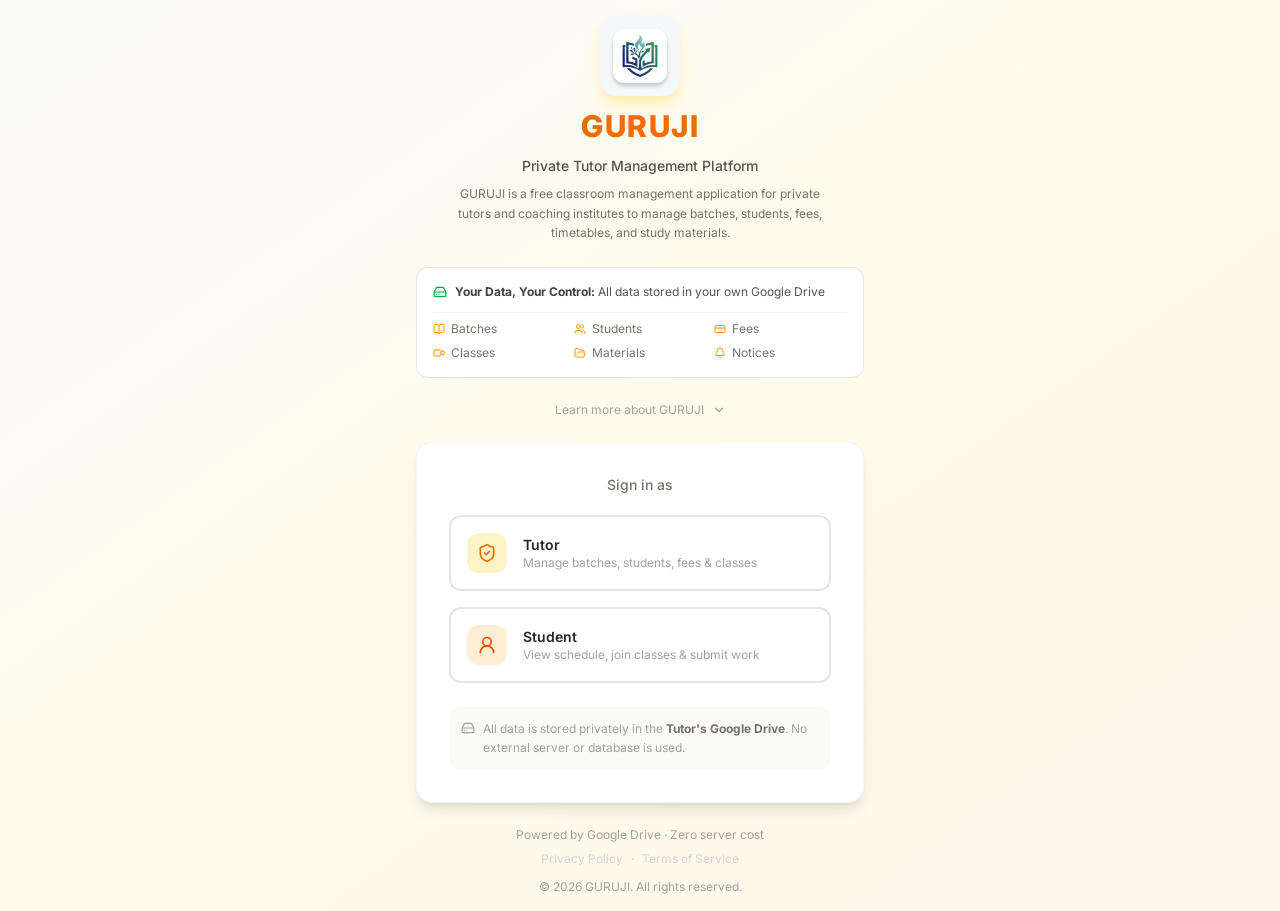
<file: index.html>
<!doctype html>
<html lang="en">
  <head>
    <meta charset="UTF-8" />
    <link rel="icon" type="image/png" sizes="32x32" href="/favicon-32.png" />
    <link rel="icon" type="image/png" sizes="64x64" href="/favicon.png" />
    <link rel="apple-touch-icon" href="/favicon.png" />
    <meta name="viewport" content="width=device-width, initial-scale=1.0" />
    <meta name="theme-color" content="#d97706" />
    
    <!-- SEO Meta Tags -->
    <meta name="description" content="GURUJI - Teach Smart. Classroom management for tutors and coaching institutes. Manage batches, students, fees, timetables, and study materials. All data stored securely in your Google Drive." />
    <meta name="keywords" content="GURUJI, tutor management, coaching management, private tuition, student management, fee tracking, online classes" />
    <meta name="author" content="GURUJI" />
    <meta name="application-name" content="GURUJI" />
    
    <!-- Open Graph / Social Media -->
    <meta property="og:title" content="GURUJI - Teach Smart" />
    <meta property="og:description" content="Classroom management application for tutors and coaching institutes. Manage batches, students, fees, and study materials securely in your own Google Drive." />
    <meta property="og:type" content="website" />
    <meta property="og:site_name" content="GURUJI" />
    
    <title>GURUJI - Teach Smart</title>

    <!-- Google Identity Services -->
    <script src="https://accounts.google.com/gsi/client" async defer></script>

    <!-- Inter font -->
    <link rel="preconnect" href="https://fonts.googleapis.com" />
    <link rel="preconnect" href="https://fonts.gstatic.com" crossorigin />
    <link href="https://fonts.googleapis.com/css2?family=Inter:wght@400;500;600;700&display=swap" rel="stylesheet" />
    <script type="module" crossorigin src="/assets/index-CiyJCg5k.js"></script>
    <link rel="stylesheet" crossorigin href="/assets/index-CyM6J8GN.css">
  </head>
  <body>
    <div id="root">
      <!-- Static content for SEO & Google OAuth verification (replaced by React when loaded) -->
      <header style="text-align:center;padding:40px 20px;">
        <h1>GURUJI</h1>
        <p><strong>Teach Smart</strong></p>
      </header>
      <main style="max-width:600px;margin:0 auto;padding:20px;text-align:center;">
        <section>
          <h2>About GURUJI</h2>
          <p><strong>GURUJI</strong> is a classroom management platform built to help coaching institutes and tutors manage batches, timetables, student fees, online classes, and study materials — all in one place.</p>
        </section>
        <section>
          <h2>Why GURUJI Uses Google Sign-In and Google Drive</h2>
          <p>Our application uses your Google account to securely authenticate users. <strong>GURUJI</strong> requests access to your Google Drive space strictly to store and manage your classroom data — batches, student lists, fees, timetables, and study materials — safely within your own Google Drive storage.</p>
          <p>We do not use any external databases. Your data remains entirely under your control in your own Google Drive account. GURUJI cannot access your data without your explicit permission.</p>
        </section>
        <section>
          <h2>Key Features</h2>
          <ul style="text-align:left;list-style:disc;padding-left:20px;">
            <li>Batch &amp; Class Management</li>
            <li>Student Records &amp; Enrollment</li>
            <li>Fee Tracking &amp; Payment History</li>
            <li>Timetable &amp; Schedule Management</li>
            <li>Online Class Links with Google Meet</li>
            <li>Study Materials &amp; File Sharing via Google Drive</li>
            <li>Announcements &amp; Notices</li>
          </ul>
        </section>
        <section>
          <h2>Data Privacy</h2>
          <p>All data is stored exclusively in your own Google Drive account. GURUJI does not collect, store, or transmit any user data to external servers. Your data, your control.</p>
        </section>
      </main>
      <footer style="text-align:center;padding:20px;">
        <p><strong>GURUJI</strong> - Teach Smart</p>
        <p><a href="/privacy-policy.html">Privacy Policy</a> · <a href="/terms-of-service.html">Terms of Service</a></p>
        <p>© 2026 GURUJI. All rights reserved.</p>
      </footer>
      <noscript>
        <p style="text-align:center;padding:20px;">Please enable JavaScript to use GURUJI.</p>
      </noscript>
    </div>
  </body>
</html>
</file>
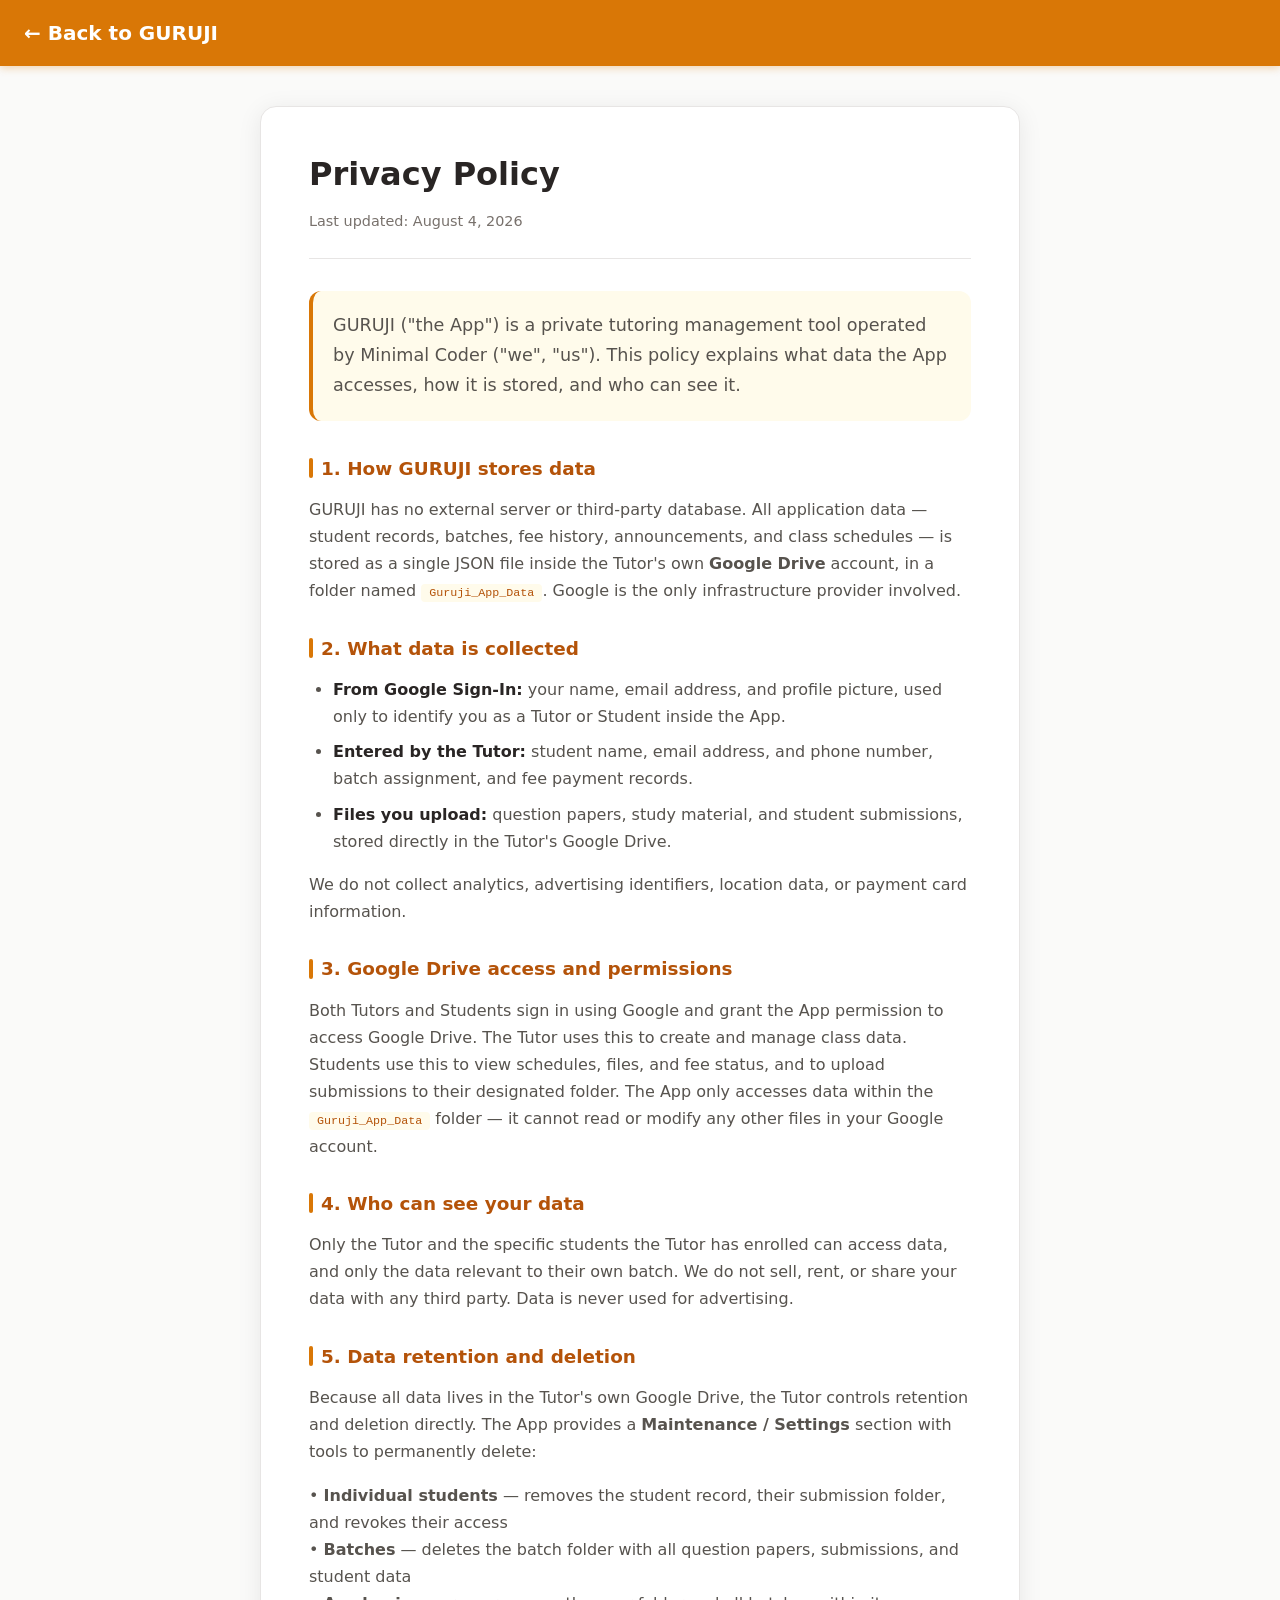
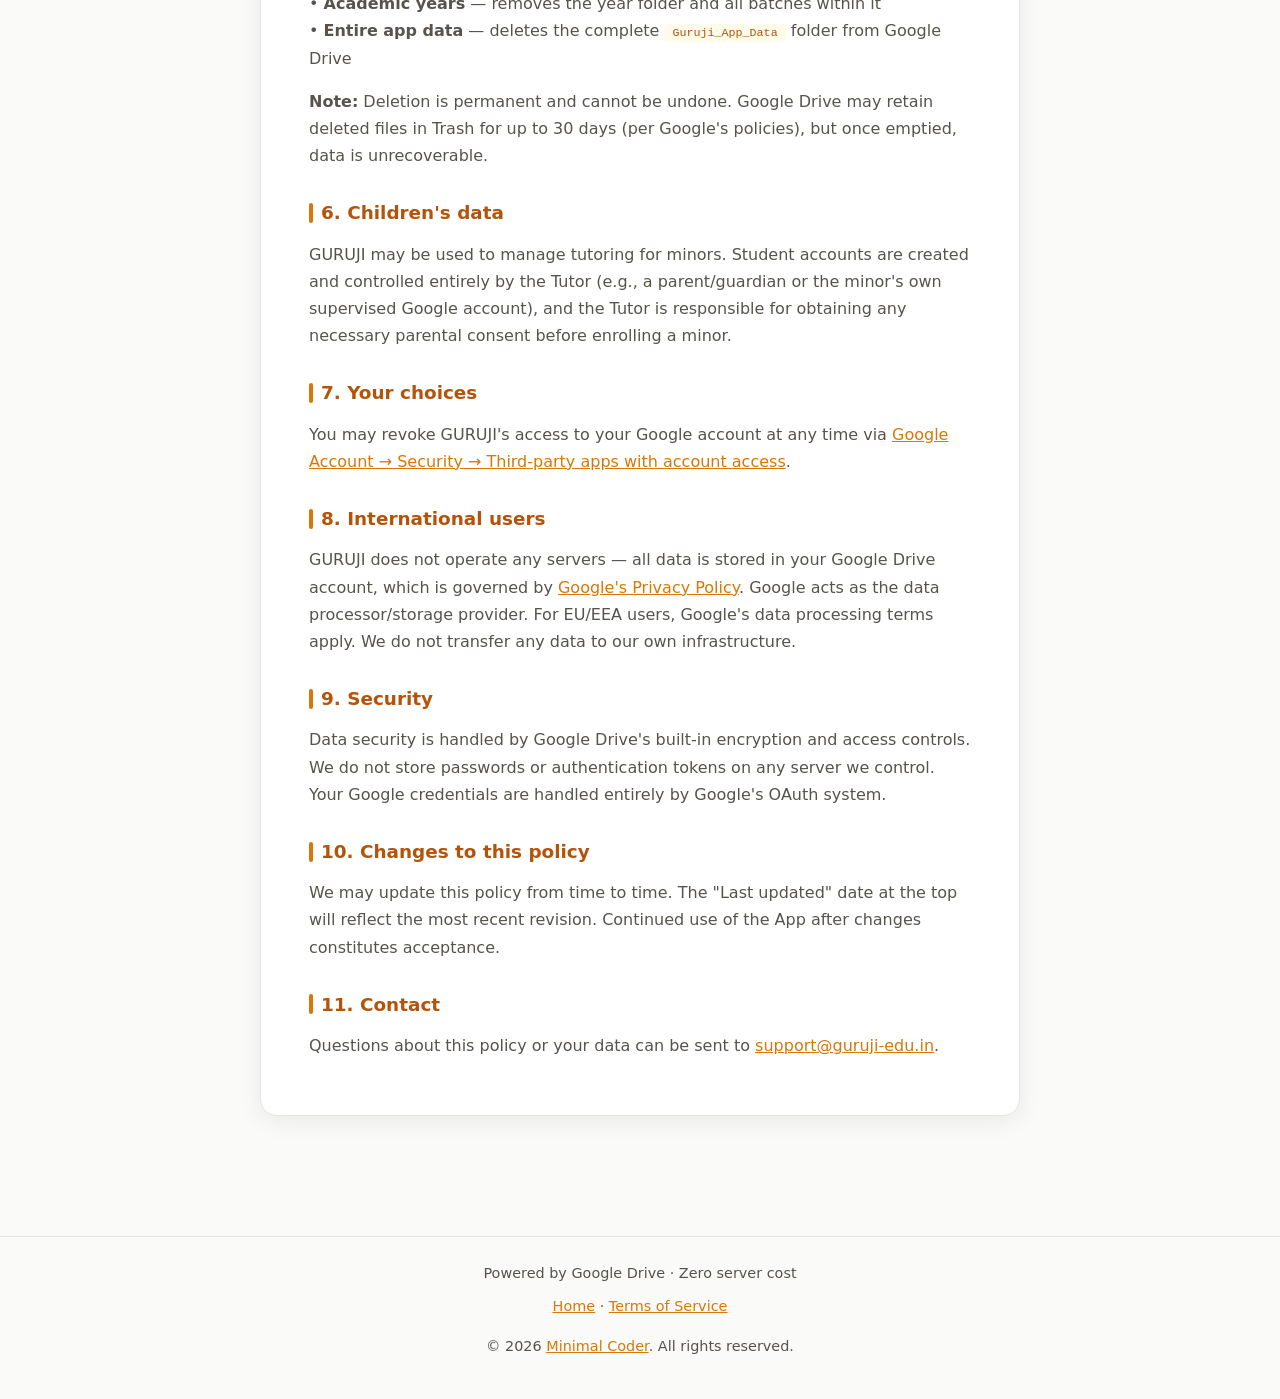
<file: privacy-policy.html>
<!DOCTYPE html>
<html lang="en">
<head>
<meta charset="UTF-8" />
<meta name="viewport" content="width=device-width, initial-scale=1.0" />
<link rel="icon" type="image/png" sizes="32x32" href="/favicon-32.png" />
<link rel="icon" type="image/png" sizes="64x64" href="/favicon.png" />
<link rel="apple-touch-icon" href="/favicon.png" />
<title>Privacy Policy — GURUJI</title>
<style>
  :root { color-scheme: light; }
  * { margin: 0; padding: 0; box-sizing: border-box; }
  body {
    font-family: 'Inter', system-ui, -apple-system, BlinkMacSystemFont, "Segoe UI", Roboto, sans-serif;
    color: #292524;
    line-height: 1.7;
    background: #fafaf9;
    min-height: 100vh;
  }
  .header {
    background: #d97706;
    padding: 16px 24px;
    display: flex;
    align-items: center;
    gap: 12px;
    box-shadow: 0 2px 8px rgba(217, 119, 6, 0.3);
  }
  .header img { height: 40px; }
  .header a {
    color: white;
    text-decoration: none;
    font-weight: 600;
    font-size: 1.25rem;
  }
  .header a:hover { opacity: 0.9; }
  .container {
    max-width: 800px;
    margin: 0 auto;
    padding: 40px 20px 80px;
  }
  .card {
    background: #ffffff;
    border-radius: 16px;
    padding: 40px 48px;
    box-shadow: 0 4px 24px rgba(0,0,0,0.08);
    border: 1px solid #e7e5e4;
  }
  h1 {
    font-size: 2rem;
    color: #292524;
    margin-bottom: 8px;
  }
  .updated {
    color: #78716c;
    font-size: 0.9rem;
    margin-bottom: 32px;
    padding-bottom: 24px;
    border-bottom: 1px solid #e7e5e4;
  }
  .intro {
    font-size: 1.1rem;
    color: #57534e;
    margin-bottom: 32px;
    padding: 20px;
    background: #fffbeb;
    border-radius: 12px;
    border-left: 4px solid #d97706;
  }
  h2 {
    font-size: 1.15rem;
    margin-top: 28px;
    margin-bottom: 12px;
    color: #b45309;
    display: flex;
    align-items: center;
    gap: 8px;
  }
  h2::before {
    content: '';
    width: 4px;
    height: 20px;
    background: #d97706;
    border-radius: 2px;
  }
  p { margin-bottom: 16px; color: #57534e; }
  ul {
    padding-left: 24px;
    margin-bottom: 16px;
  }
  li {
    margin-bottom: 8px;
    color: #57534e;
  }
  li strong { color: #292524; }
  code {
    background: #fffbeb;
    padding: 2px 8px;
    border-radius: 4px;
    font-size: 0.9em;
    color: #b45309;
  }
  a { color: #d97706; }
  a:hover { color: #b45309; text-decoration: underline; }
  .footer {
    text-align: center;
    padding: 24px;
    color: #78716c;
    font-size: 0.9rem;
    border-top: 1px solid #e7e5e4;
    margin-top: 40px;
  }
  .footer a { color: #d97706; }
  @media (max-width: 640px) {
    .card { padding: 24px 20px; }
    h1 { font-size: 1.5rem; }
  }
</style>
</head>
<body>
  <div class="header">
    <a href="https://guruji-edu.in">← Back to GURUJI</a>
  </div>

  <div class="container">
    <div class="card">
      <h1>Privacy Policy</h1>
      <p class="updated">Last updated: August 4, 2026</p>

      <p class="intro">
        GURUJI ("the App") is a private tutoring management tool operated by
        Minimal Coder ("we", "us"). This policy explains what data the App accesses, 
        how it is stored, and who can see it.
      </p>

      <h2>1. How GURUJI stores data</h2>
      <p>
        GURUJI has no external server or third-party database. All application data — student
        records, batches, fee history, announcements, and class schedules — is stored as a single
        JSON file inside the Tutor's own <strong>Google Drive</strong> account, in a folder named
        <code>Guruji_App_Data</code>. Google is the only infrastructure provider involved.
      </p>

      <h2>2. What data is collected</h2>
      <ul>
        <li><strong>From Google Sign-In:</strong> your name, email address, and profile picture, used only to identify you as a Tutor or Student inside the App.</li>
        <li><strong>Entered by the Tutor:</strong> student name, email address, and phone number, batch assignment, and fee payment records.</li>
        <li><strong>Files you upload:</strong> question papers, study material, and student submissions, stored directly in the Tutor's Google Drive.</li>
      </ul>
      <p>We do not collect analytics, advertising identifiers, location data, or payment card information.</p>

      <h2>3. Google Drive access and permissions</h2>
      <p>
        Both Tutors and Students sign in using Google and grant the App permission to access 
        Google Drive. The Tutor uses this to create and manage class data. Students use this 
        to view schedules, files, and fee status, and to upload submissions to their designated 
        folder. The App only accesses data within the <code>Guruji_App_Data</code> folder — it 
        cannot read or modify any other files in your Google account.
      </p>

      <h2>4. Who can see your data</h2>
      <p>
        Only the Tutor and the specific students the Tutor has enrolled can access data, and only the
        data relevant to their own batch. We do not sell, rent, or share your data with any third party.
        Data is never used for advertising.
      </p>

      <h2>5. Data retention and deletion</h2>
      <p>
        Because all data lives in the Tutor's own Google Drive, the Tutor controls retention and deletion
        directly. The App provides a <strong>Maintenance / Settings</strong> section with tools to permanently delete:
      </p>
      <p>
        • <strong>Individual students</strong> — removes the student record, their submission folder, and revokes their access<br>
        • <strong>Batches</strong> — deletes the batch folder with all question papers, submissions, and student data<br>
        • <strong>Academic years</strong> — removes the year folder and all batches within it<br>
        • <strong>Entire app data</strong> — deletes the complete <code>Guruji_App_Data</code> folder from Google Drive
      </p>
      <p>
        <strong>Note:</strong> Deletion is permanent and cannot be undone. Google Drive may retain deleted 
        files in Trash for up to 30 days (per Google's policies), but once emptied, data is unrecoverable.
      </p>

      <h2>6. Children's data</h2>
      <p>
        GURUJI may be used to manage tutoring for minors. Student accounts are created and controlled
        entirely by the Tutor (e.g., a parent/guardian or the minor's own supervised Google account), and
        the Tutor is responsible for obtaining any necessary parental consent before enrolling a minor.
      </p>

      <h2>7. Your choices</h2>
      <p>
        You may revoke GURUJI's access to your Google account at any time via
        <a href="https://myaccount.google.com/permissions" target="_blank" rel="noopener noreferrer">
          Google Account → Security → Third-party apps with account access</a>.
      </p>

      <h2>8. International users</h2>
      <p>
        GURUJI does not operate any servers — all data is stored in your Google Drive account, which is 
        governed by <a href="https://policies.google.com/privacy" target="_blank" rel="noopener noreferrer">Google's Privacy Policy</a>. 
        Google acts as the data processor/storage provider. For EU/EEA users, Google's data processing 
        terms apply. We do not transfer any data to our own infrastructure.
      </p>

      <h2>9. Security</h2>
      <p>
        Data security is handled by Google Drive's built-in encryption and access controls. 
        We do not store passwords or authentication tokens on any server we control. Your 
        Google credentials are handled entirely by Google's OAuth system.
      </p>

      <h2>10. Changes to this policy</h2>
      <p>
        We may update this policy from time to time. The "Last updated" date at the top will reflect 
        the most recent revision. Continued use of the App after changes constitutes acceptance.
      </p>

      <h2>11. Contact</h2>
      <p>
        Questions about this policy or your data can be sent to
        <a href="mailto:support@guruji-edu.in">support@guruji-edu.in</a>.
      </p>
    </div>
  </div>

  <div class="footer">
    <p style="margin-bottom: 8px;">Powered by Google Drive · Zero server cost</p>
    <p><a href="https://guruji-edu.in">Home</a> · <a href="/terms-of-service.html">Terms of Service</a></p>
    <p style="margin-top: 12px;">© 2026 <a href="https://www.youtube.com/@minimalcoder24" target="_blank" rel="noopener noreferrer">Minimal Coder</a>. All rights reserved.</p>
  </div>
</body>
</html>
</file>
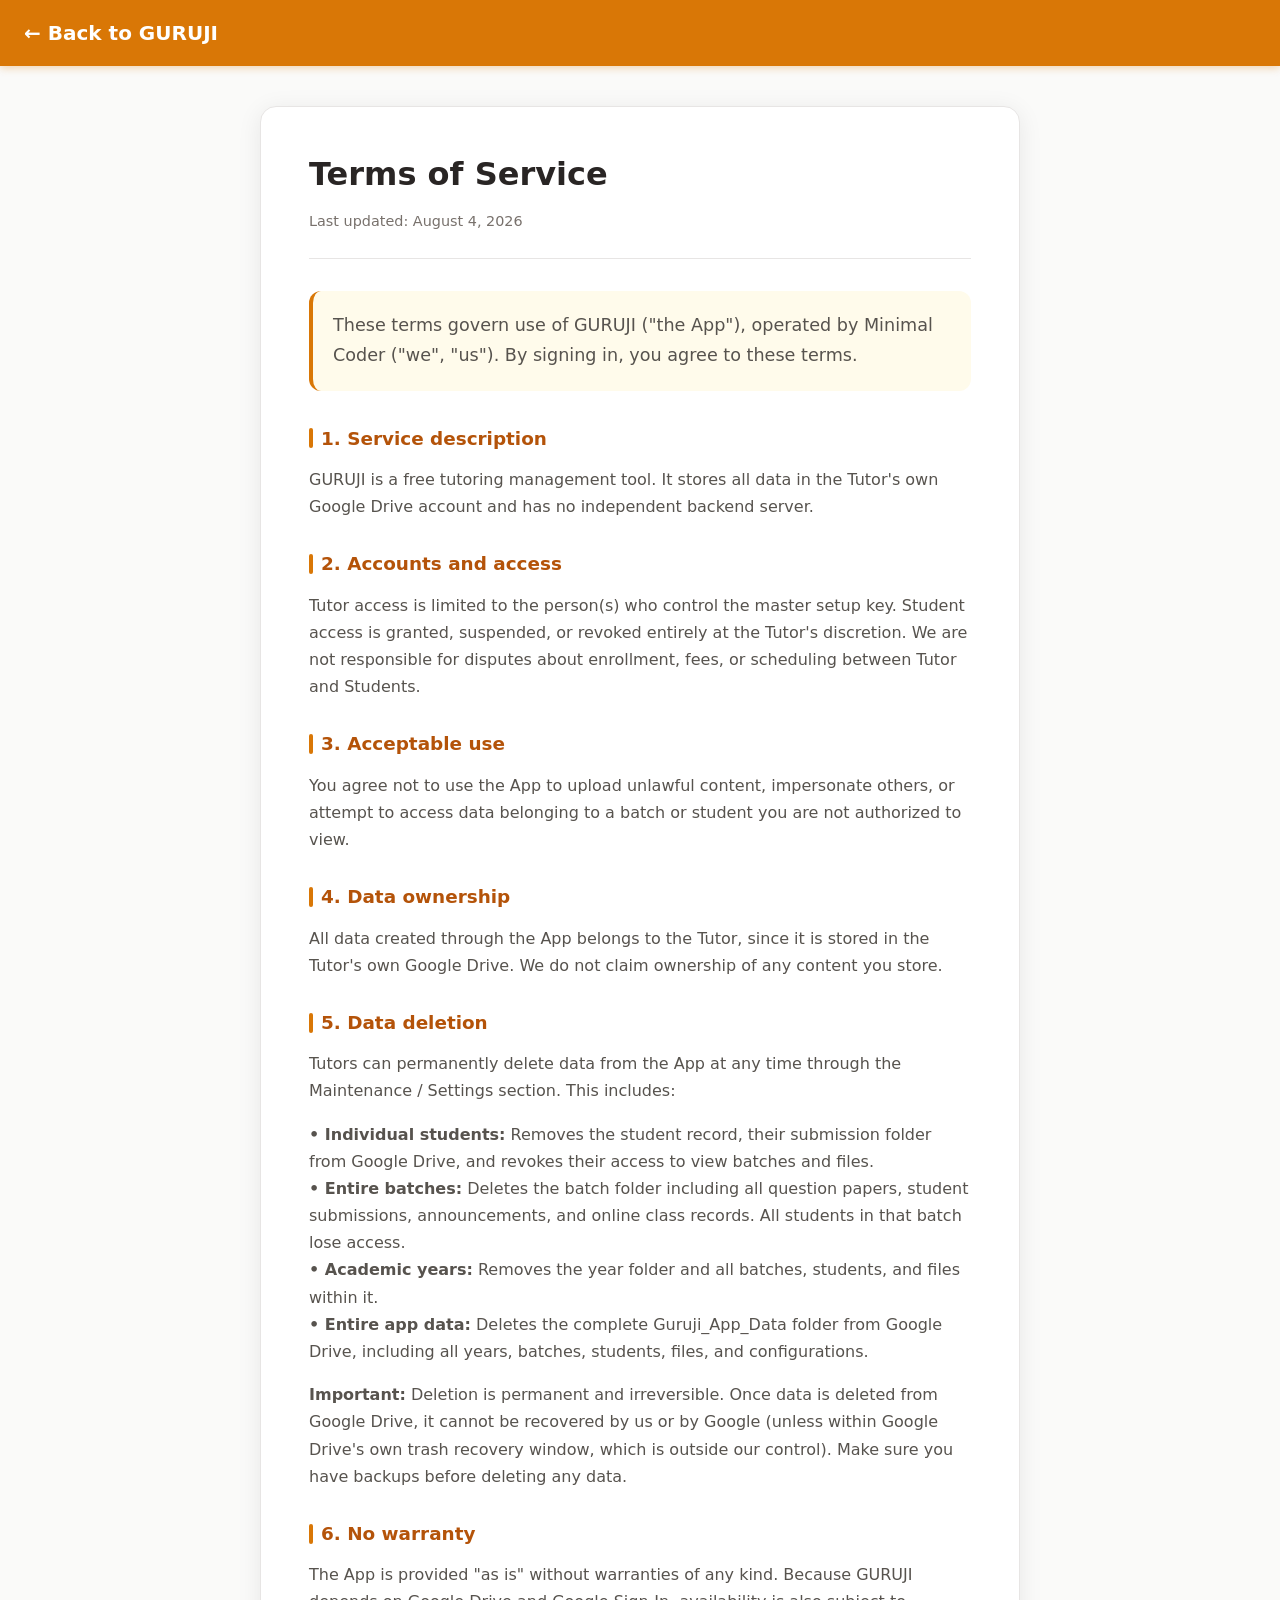
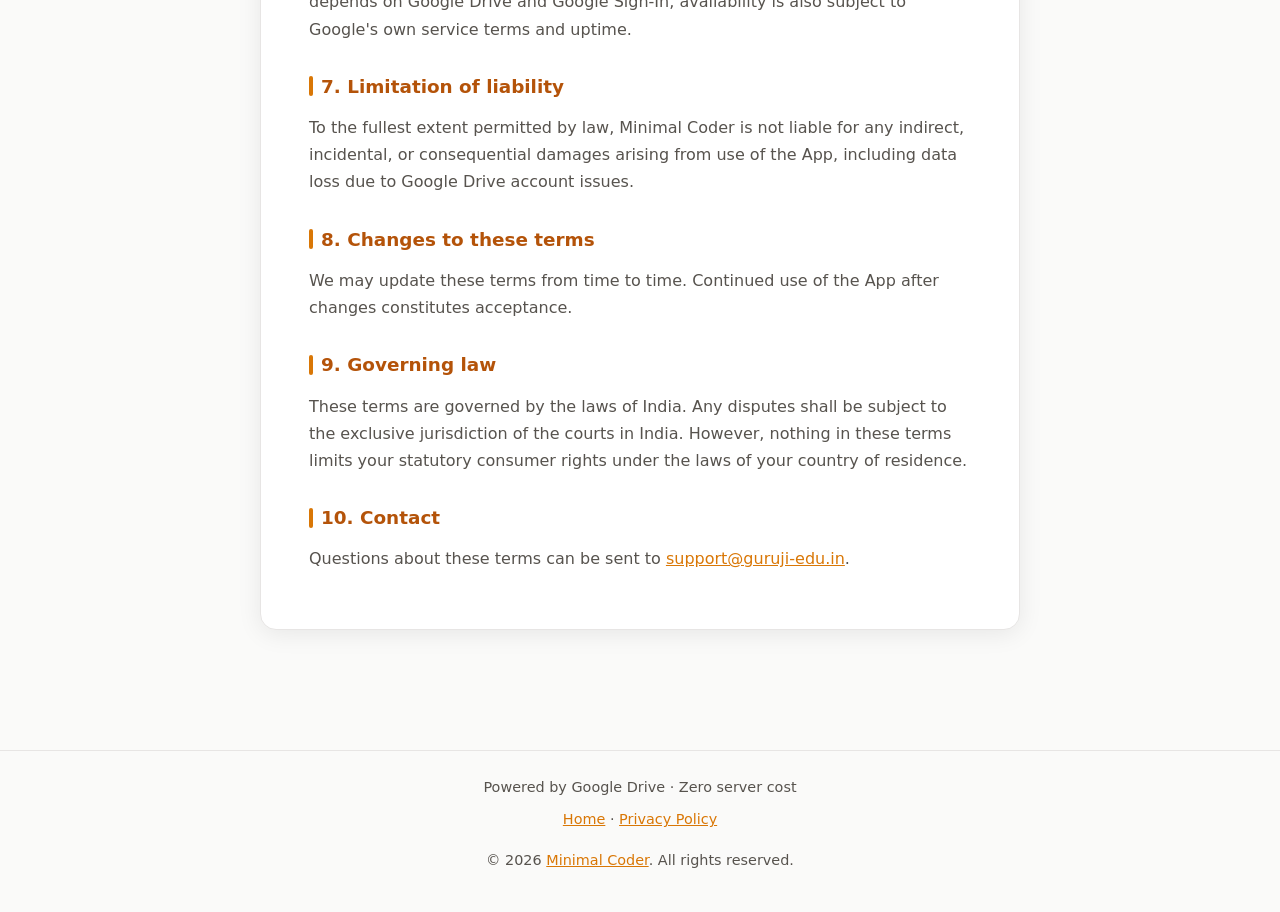
<file: terms-of-service.html>
<!DOCTYPE html>
<html lang="en">
<head>
<meta charset="UTF-8" />
<meta name="viewport" content="width=device-width, initial-scale=1.0" />
<link rel="icon" type="image/png" sizes="32x32" href="/favicon-32.png" />
<link rel="icon" type="image/png" sizes="64x64" href="/favicon.png" />
<link rel="apple-touch-icon" href="/favicon.png" />
<title>Terms of Service — GURUJI</title>
<style>
  :root { color-scheme: light; }
  * { margin: 0; padding: 0; box-sizing: border-box; }
  body {
    font-family: 'Inter', system-ui, -apple-system, BlinkMacSystemFont, "Segoe UI", Roboto, sans-serif;
    color: #292524;
    line-height: 1.7;
    background: #fafaf9;
    min-height: 100vh;
  }
  .header {
    background: #d97706;
    padding: 16px 24px;
    display: flex;
    align-items: center;
    gap: 12px;
    box-shadow: 0 2px 8px rgba(217, 119, 6, 0.3);
  }
  .header a {
    color: white;
    text-decoration: none;
    font-weight: 600;
    font-size: 1.25rem;
  }
  .header a:hover { opacity: 0.9; }
  .container {
    max-width: 800px;
    margin: 0 auto;
    padding: 40px 20px 80px;
  }
  .card {
    background: #ffffff;
    border-radius: 16px;
    padding: 40px 48px;
    box-shadow: 0 4px 24px rgba(0,0,0,0.08);
    border: 1px solid #e7e5e4;
  }
  h1 {
    font-size: 2rem;
    color: #292524;
    margin-bottom: 8px;
  }
  .updated {
    color: #78716c;
    font-size: 0.9rem;
    margin-bottom: 32px;
    padding-bottom: 24px;
    border-bottom: 1px solid #e7e5e4;
  }
  .intro {
    font-size: 1.1rem;
    color: #57534e;
    margin-bottom: 32px;
    padding: 20px;
    background: #fffbeb;
    border-radius: 12px;
    border-left: 4px solid #d97706;
  }
  h2 {
    font-size: 1.15rem;
    margin-top: 28px;
    margin-bottom: 12px;
    color: #b45309;
    display: flex;
    align-items: center;
    gap: 8px;
  }
  h2::before {
    content: '';
    width: 4px;
    height: 20px;
    background: #d97706;
    border-radius: 2px;
  }
  p { margin-bottom: 16px; color: #57534e; }
  a { color: #d97706; }
  a:hover { color: #b45309; text-decoration: underline; }
  .footer {
    text-align: center;
    padding: 24px;
    color: #78716c;
    font-size: 0.9rem;
    border-top: 1px solid #e7e5e4;
    margin-top: 40px;
  }
  .footer a { color: #d97706; }
  @media (max-width: 640px) {
    .card { padding: 24px 20px; }
    h1 { font-size: 1.5rem; }
  }
</style>
</head>
<body>
  <div class="header">
    <a href="https://guruji-edu.in">← Back to GURUJI</a>
  </div>

  <div class="container">
    <div class="card">
      <h1>Terms of Service</h1>
      <p class="updated">Last updated: August 4, 2026</p>

      <p class="intro">
        These terms govern use of GURUJI ("the App"), operated by
        Minimal Coder ("we", "us"). By signing in, you agree to these terms.
      </p>

      <h2>1. Service description</h2>
      <p>
        GURUJI is a free tutoring management tool. It stores all data in the Tutor's own Google Drive
        account and has no independent backend server.
      </p>

      <h2>2. Accounts and access</h2>
      <p>
        Tutor access is limited to the person(s) who control the master setup key. Student access is
        granted, suspended, or revoked entirely at the Tutor's discretion. We are not responsible for
        disputes about enrollment, fees, or scheduling between Tutor and Students.
      </p>

      <h2>3. Acceptable use</h2>
      <p>
        You agree not to use the App to upload unlawful content, impersonate others, or attempt to access
        data belonging to a batch or student you are not authorized to view.
      </p>

      <h2>4. Data ownership</h2>
      <p>
        All data created through the App belongs to the Tutor, since it is stored in the Tutor's own
        Google Drive. We do not claim ownership of any content you store.
      </p>

      <h2>5. Data deletion</h2>
      <p>
        Tutors can permanently delete data from the App at any time through the Maintenance / Settings section. 
        This includes:
      </p>
      <p>
        <strong>• Individual students:</strong> Removes the student record, their submission folder from Google Drive, 
        and revokes their access to view batches and files.<br>
        <strong>• Entire batches:</strong> Deletes the batch folder including all question papers, student submissions, 
        announcements, and online class records. All students in that batch lose access.<br>
        <strong>• Academic years:</strong> Removes the year folder and all batches, students, and files within it.<br>
        <strong>• Entire app data:</strong> Deletes the complete Guruji_App_Data folder from Google Drive, 
        including all years, batches, students, files, and configurations.
      </p>
      <p>
        <strong>Important:</strong> Deletion is permanent and irreversible. Once data is deleted from Google Drive, 
        it cannot be recovered by us or by Google (unless within Google Drive's own trash recovery window, 
        which is outside our control). Make sure you have backups before deleting any data.
      </p>

      <h2>6. No warranty</h2>
      <p>
        The App is provided "as is" without warranties of any kind. Because GURUJI depends on Google
        Drive and Google Sign-In, availability is also subject to Google's own service terms and uptime.
      </p>

      <h2>7. Limitation of liability</h2>
      <p>
        To the fullest extent permitted by law, Minimal Coder is not liable for any indirect, 
        incidental, or consequential damages arising from use of the App, including data loss due 
        to Google Drive account issues.
      </p>

      <h2>8. Changes to these terms</h2>
      <p>We may update these terms from time to time. Continued use of the App after changes constitutes acceptance.</p>

      <h2>9. Governing law</h2>
      <p>
        These terms are governed by the laws of India. Any disputes shall be subject to the 
        exclusive jurisdiction of the courts in India. However, nothing in these terms limits 
        your statutory consumer rights under the laws of your country of residence.
      </p>

      <h2>10. Contact</h2>
      <p>Questions about these terms can be sent to <a href="mailto:support@guruji-edu.in">support@guruji-edu.in</a>.</p>
    </div>
  </div>

  <div class="footer">
    <p style="margin-bottom: 8px;">Powered by Google Drive · Zero server cost</p>
    <p><a href="https://guruji-edu.in">Home</a> · <a href="/privacy-policy.html">Privacy Policy</a></p>
    <p style="margin-top: 12px;">© 2026 <a href="https://www.youtube.com/@minimalcoder24" target="_blank" rel="noopener noreferrer">Minimal Coder</a>. All rights reserved.</p>
  </div>
</body>
</html>
</file>
